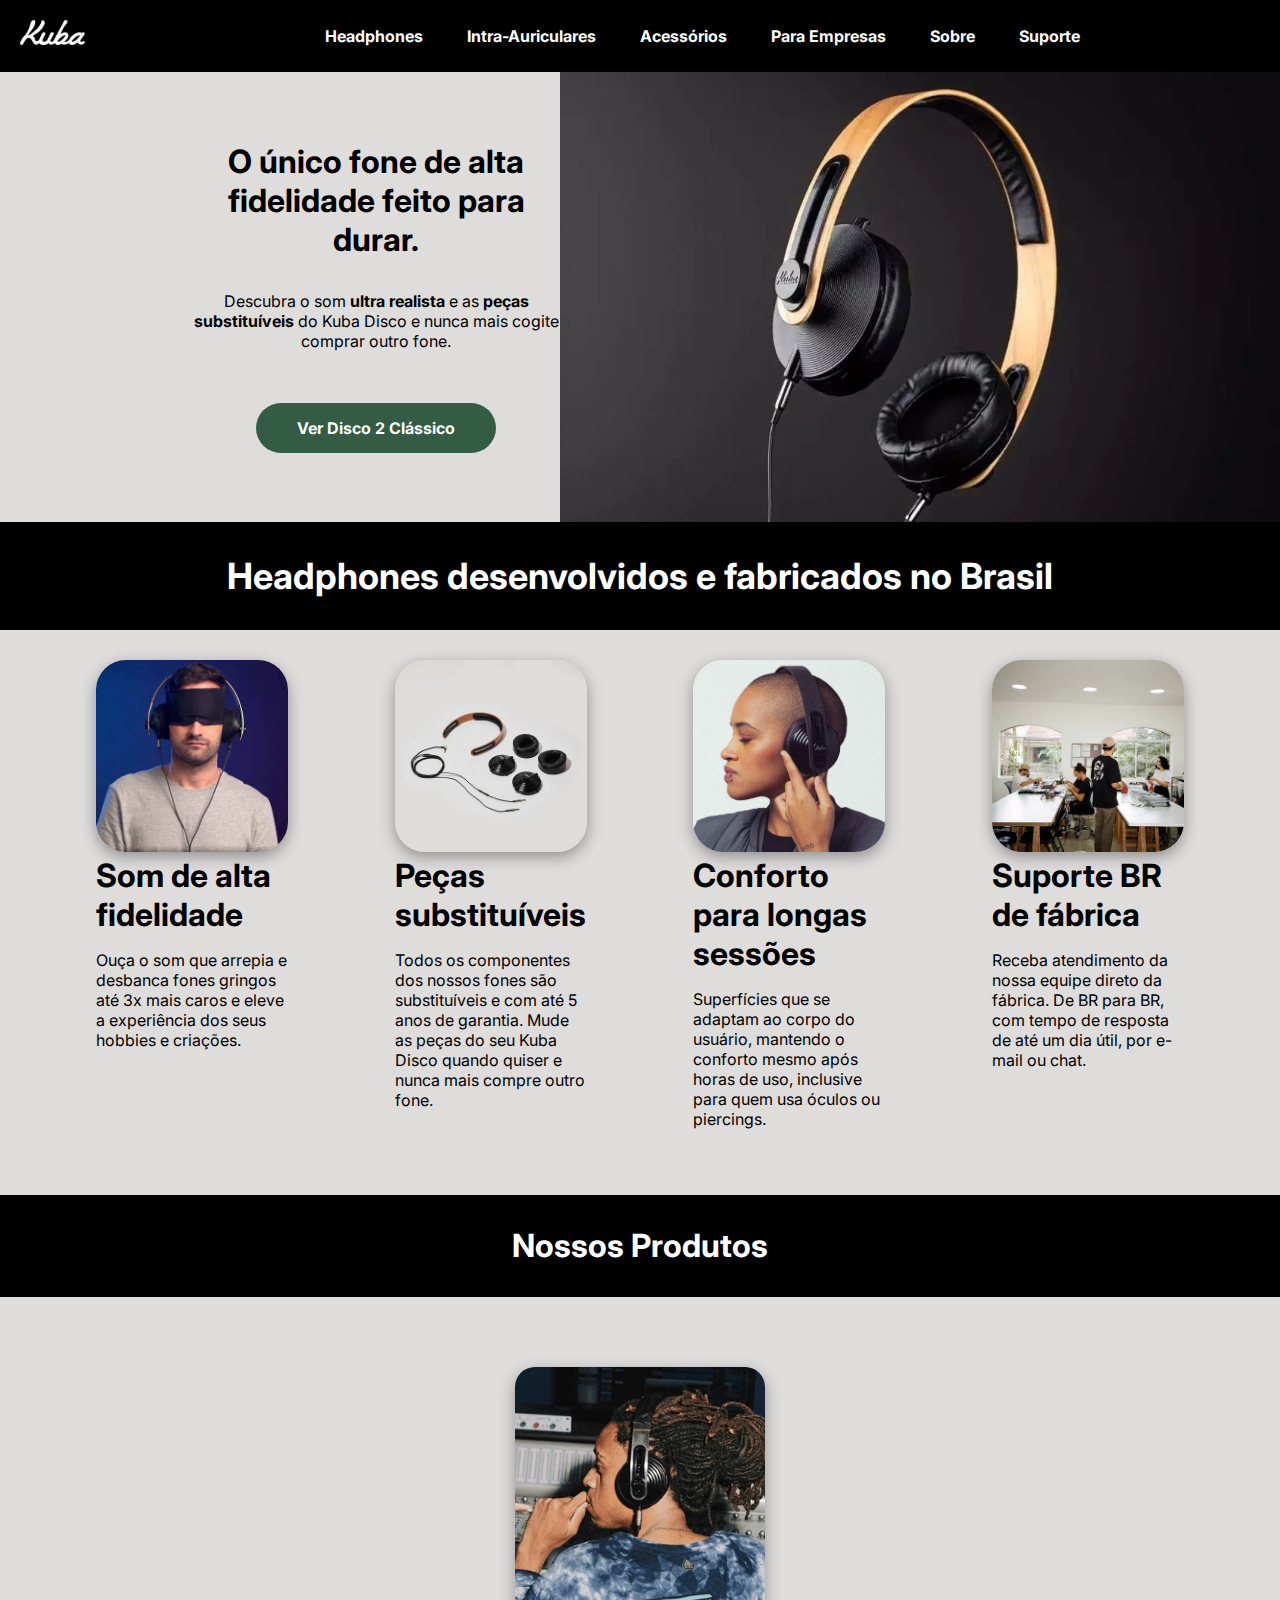
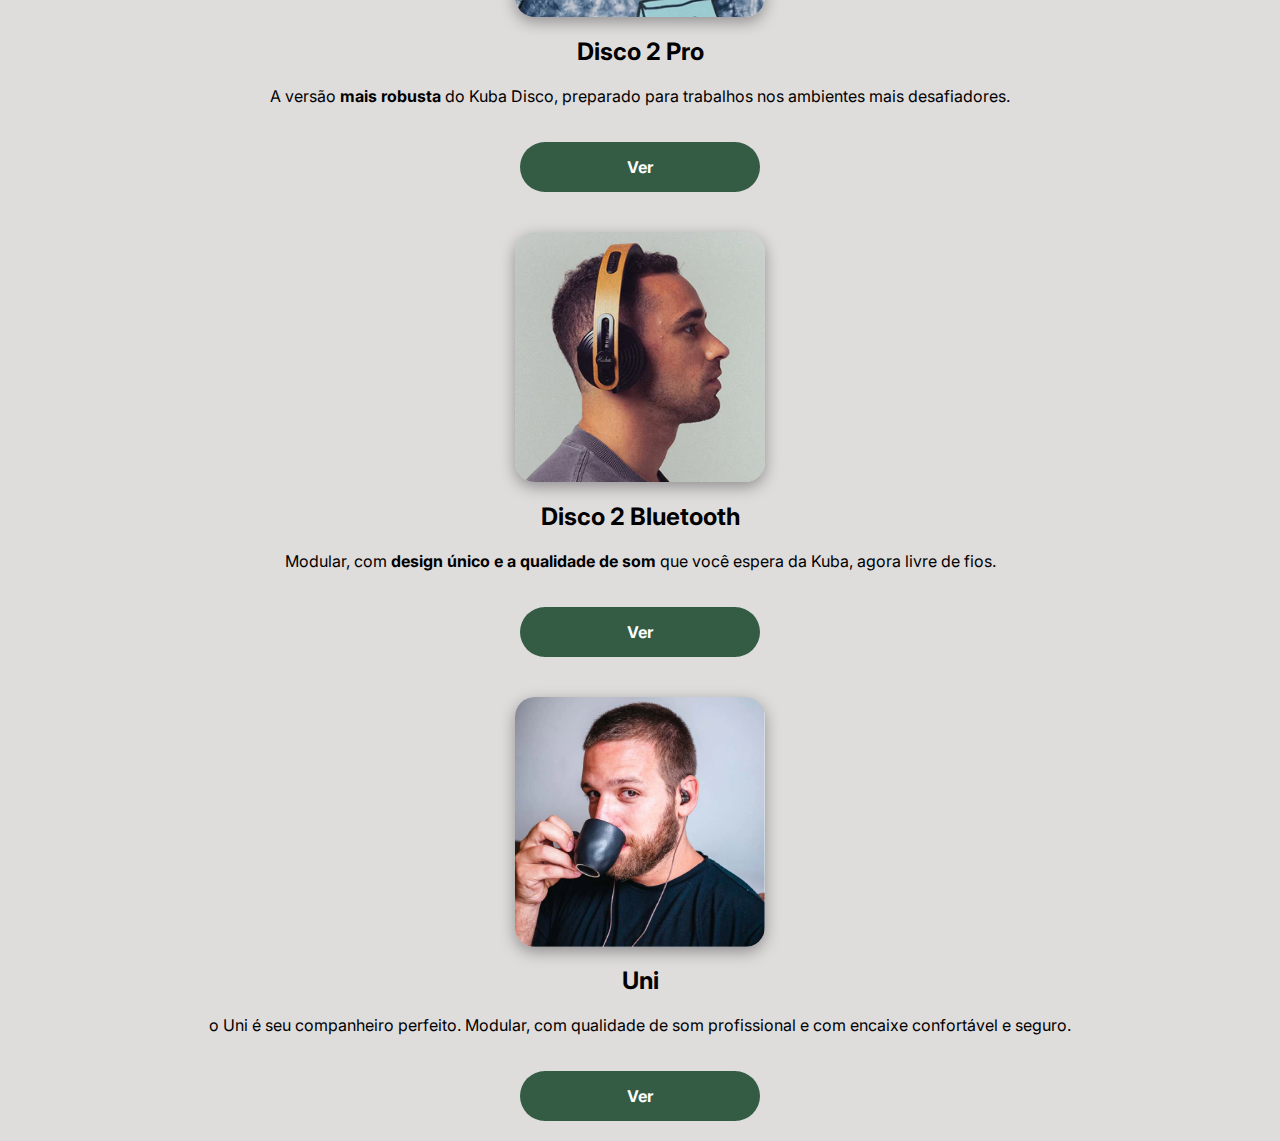
<file: index.html>
<!DOCTYPE html>
<html lang="pt-BR">
<head>
  <meta charset="UTF-8">
  <meta name="viewport" content="width=device-width, initial-scale=1.0">
  <title>Kuba Audio</title>
  <link rel="stylesheet" href="style.css">
  <link rel="preconnect" href="https://fonts.googleapis.com">
  <link rel="preconnect" href="https://fonts.gstatic.com" crossorigin>
  <link href="https://fonts.googleapis.com/css2?family=Inter:ital,opsz,wght@0,14..32,100..900;1,14..32,100..900&display=swap" rel="stylesheet">
  <link rel="shortcut icon" href="assets/Copy_of_kuba_preto_1_1.png" type="image/x-icon">
</head>
<body>
  <nav>
    <a href="index.html"><img src="assets/Copy_of_kuba_preto_1_1.png" alt="Logo da kuba" class="kuba"></a>
    <ul>
      <li>Headphones</li>
      <li>Intra-Auriculares</li>
      <li>Acessórios</li>
      <li>Para Empresas</li>
      <li>Sobre</li>
      <li>Suporte</li>
    </ul>
  </nav>
 <main>

  <div class="hero">

    <div class="herotext">
      <span>O único fone de alta fidelidade feito para durar.</span>
      <span class="desc">Descubra o som <strong>ultra realista</strong> e as <strong>peças substituíveis</strong> do Kuba Disco e nunca mais cogite comprar outro fone.</span>
      <button class="btn">Ver Disco 2 Clássico</button>
    </div>

    <img src="assets/1200x675-4.webp" class="banner">
    
  </div>

  <h1 class="brasil">Headphones desenvolvidos e fabricados no Brasil</h1>

  <div class="inf-master">
    <div class="inf">
      <img src="assets/home_conforto.webp" class="som">
      <span class="txt">Som de alta fidelidade</span>
      <p class="prosa">Ouça o som que arrepia e desbanca fones gringos até 3x mais caros e eleve a experiência dos seus hobbies e criações.</p>
    </div>
    <div class="inf">
      <img src="assets/1_1.webp" class="som">
      <span class="txt">Peças substituíveis</span>
      <p>Todos os componentes dos nossos fones são substituíveis e com até 5 anos de garantia. Mude as peças do seu Kuba Disco quando quiser e nunca mais compre outro fone.</p>
    </div>
    <div class="inf">
      <img src="assets/corrigida_fundo.jpg" class="som">
      <span class="txt">Conforto para longas sessões</span>
      <p>Superfícies que se adaptam ao corpo do usuário, mantendo o conforto mesmo após horas de uso, inclusive para quem usa óculos ou piercings.</p>
    </div>
    <div class="inf">
      <img src="assets/4_1.webp" class="som">
      <span class="txt">Suporte BR de fábrica</span>
      <p>Receba atendimento da nossa equipe direto da fábrica. De BR para BR, com tempo de resposta de até um dia útil, por e-mail ou chat.</p>
    </div>
  </div>

  <div class="produtos">
    <div class="prod">
      <h1 class="prodtxt">Nossos Produtos</h1>
    </div>
    
      <div class="col-1">
        <div class="img-wrap">
          <img src="assets/disco-pro-3.avif" class="img">
        </div>

        <div>
        <h2 class="disco2text"  >Disco 2 Pro</h2>
        <p class="disco2desc">A versão <strong>mais robusta</strong> do Kuba Disco, preparado para trabalhos nos ambientes mais desafiadores.</p>
        </div>

        <div class="btn-ver">
          <button class="buy">Ver</button>
        </div>

    </div>

    <div class="col-2">

      <div class="img-wrap">
        <img src="assets/DISCO_BT_HUMANIZADA.webp" class="img">
      </div>

      <div>
        <h2 class="discobttext">Disco 2 Bluetooth</h2>
        <p class="discobtdesc">Modular, com <strong>design único e a qualidade de som</strong> que você espera da Kuba, agora livre de fios.</p>
      </div>

      <div class="btn-ver">
        <button class="buy">Ver</button>
      </div>

    </div>
    
    <div class="col-3">

      <div class="img-wrap">
        <img src="assets/main_Prancheta1copia2_1.webp" class="img">
      </div>

      <div>
      <h2 class="unitext">Uni</h2>
      <p class="unidesc">o Uni é seu companheiro perfeito. Modular, com qualidade de som profissional e com encaixe confortável e seguro.</p>
      </div>

      <div class="btn-ver">
        <button class="buy">Ver</button>
      </div>

    </div>
  </div>
</main>
</body>
</html>
</file>
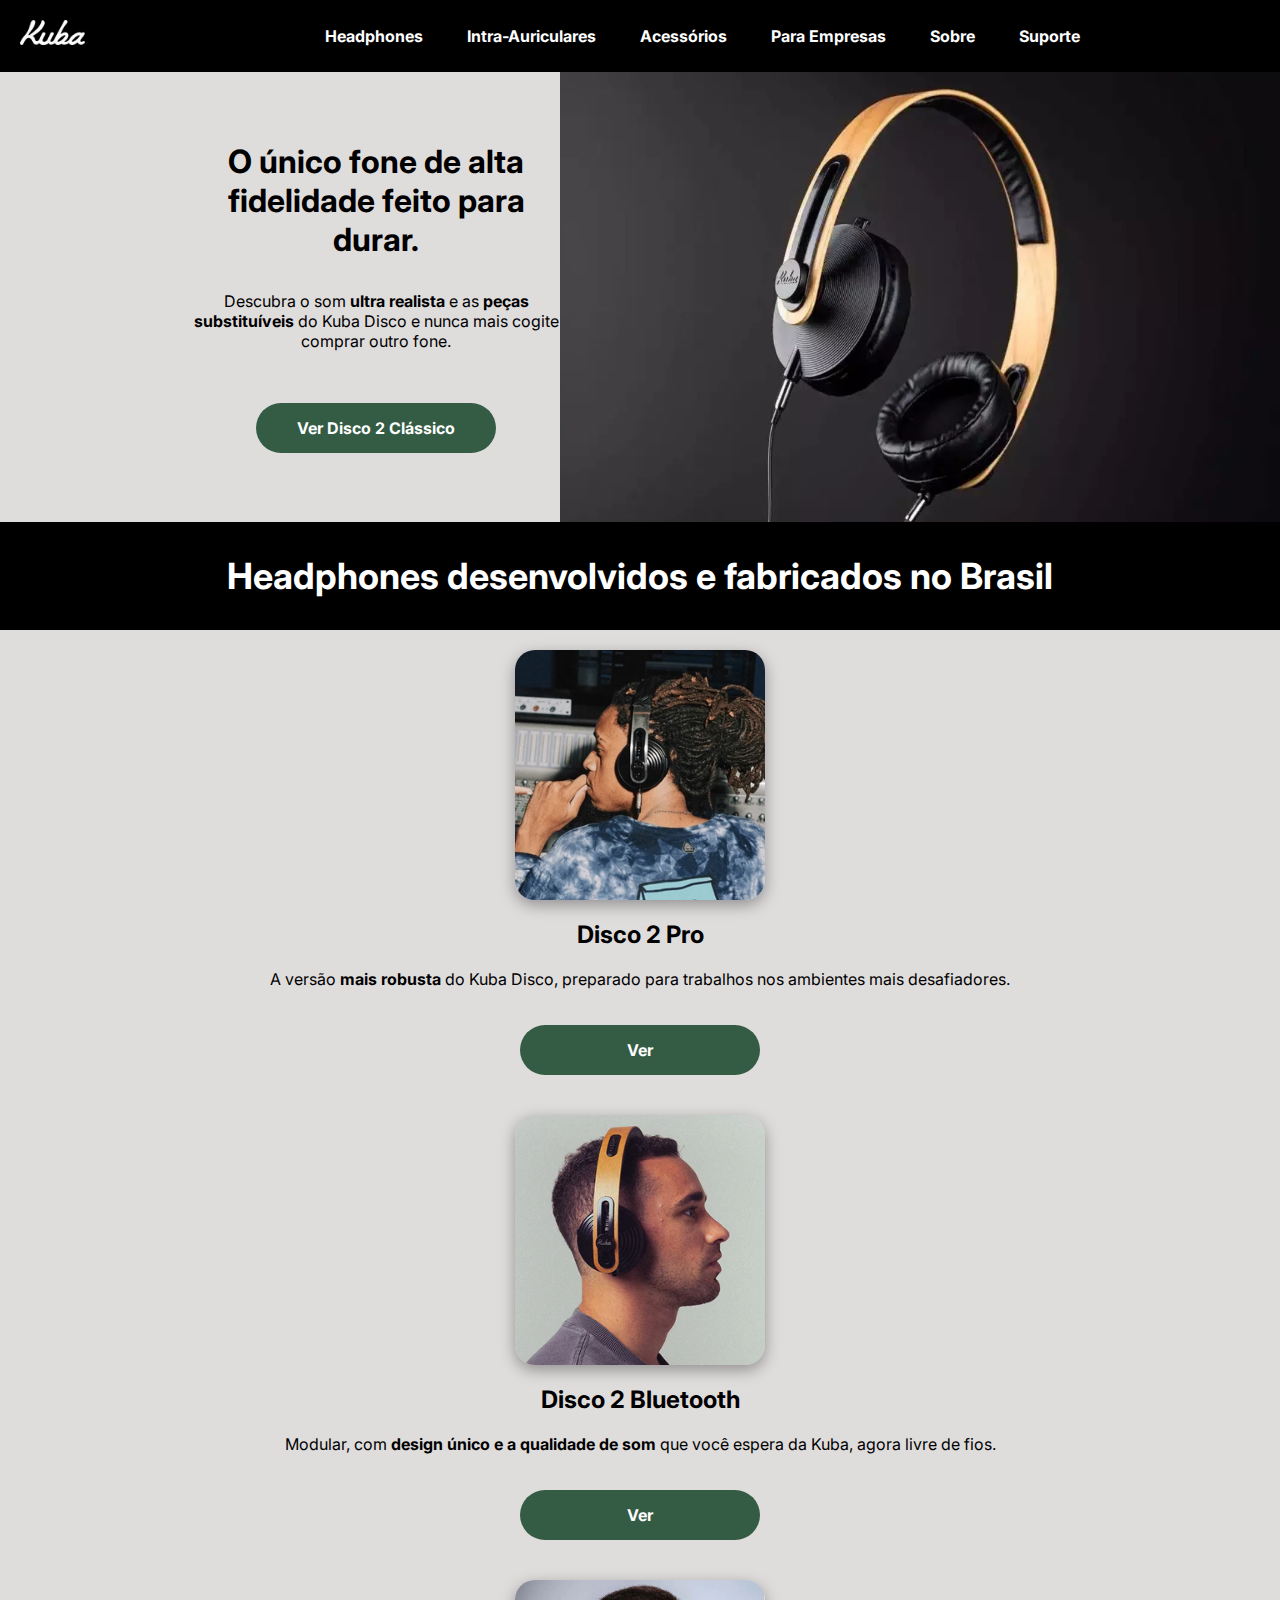
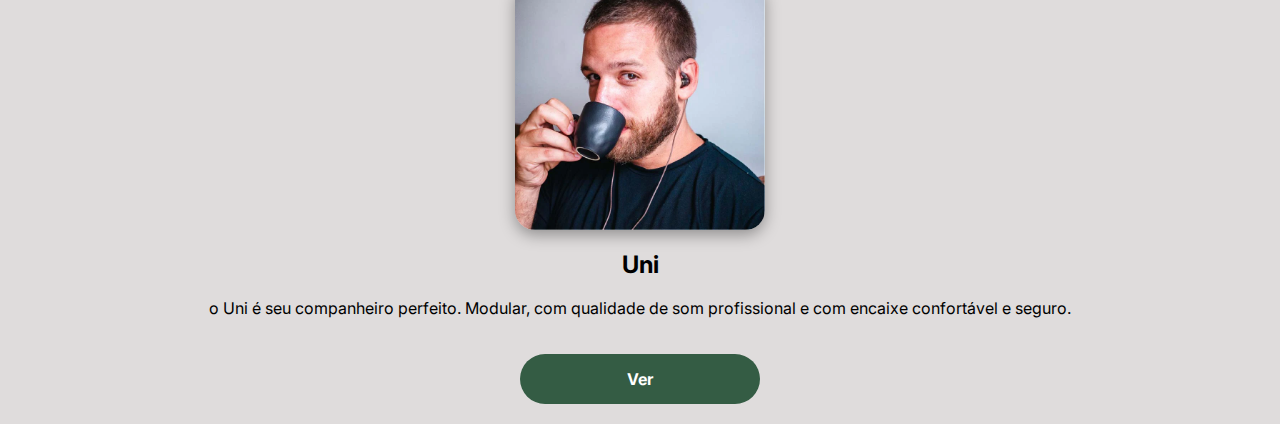
<file: landing.html>
<!DOCTYPE html>
<html lang="en">
<head>
  <meta charset="UTF-8">
  <meta name="viewport" content="width=device-width, initial-scale=1.0">
  <title>Kuba Audio</title>
  <link rel="stylesheet" href="style.css">
  <link rel="preconnect" href="https://fonts.googleapis.com">
  <link rel="preconnect" href="https://fonts.gstatic.com" crossorigin>
  <link href="https://fonts.googleapis.com/css2?family=Inter:ital,opsz,wght@0,14..32,100..900;1,14..32,100..900&display=swap" rel="stylesheet">
  <link rel="shortcut icon" href="assets/Copy_of_kuba_preto_1_1.png" type="image/x-icon">
</head>
<body>
  <nav>
    <a href="landing.html"><img src="assets/Copy_of_kuba_preto_1_1.png" alt="Logo da kuba" class="kuba"></a>
    <ul>
      <li>Headphones</li>
      <li>Intra-Auriculares</li>
      <li>Acessórios</li>
      <li>Para Empresas</li>
      <li>Sobre</li>
      <li>Suporte</li>
    </ul>
  </nav>
 <main>

  <div class="hero">

    <div class="herotext">
      <span>O único fone de alta fidelidade feito para durar.</span>
      <span class="desc">Descubra o som <strong>ultra realista</strong> e as <strong>peças substituíveis</strong> do Kuba Disco e nunca mais cogite comprar outro fone.</span>
      <button class="btn">Ver Disco 2 Clássico</button>

    </div>

    <img src="assets/1200x675-4.webp" class="banner">
    
  </div>

  <h1 class="brasil">Headphones desenvolvidos e fabricados no Brasil</h1>

  <div class="produtos">

      <div class="col-1">
        <div class="img-wrap">
          <img src="assets/disco-pro-3.avif" class="img">
        </div>

        <div>
        <h2 class="disco2text"  >Disco 2 Pro</h2>
        <p class="disco2desc">A versão <strong>mais robusta</strong> do Kuba Disco, preparado para trabalhos nos ambientes mais desafiadores.</p>
        </div>

        <div class="btn-ver">
          <button class="buy">Ver</button>
        </div>

    </div>

    <div class="col-2">

      <div class="img-wrap">
        <img src="assets/DISCO_BT_HUMANIZADA.webp" class="img">
      </div>

      <div>
        <h2 class="discobttext">Disco 2 Bluetooth</h2>
        <p class="discobtdesc">Modular, com <strong>design único e a qualidade de som</strong> que você espera da Kuba, agora livre de fios.</p>
      </div>

      <div class="btn-ver">
        <button class="buy">Ver</button>
      </div>

    </div>
    
    <div class="col-3">

      <div class="img-wrap">
        <img src="assets/main_Prancheta1copia2_1.webp" class="img">
      </div>

      <div>
      <h2 class="unitext">Uni</h2>
      <p class="unidesc">o Uni é seu companheiro perfeito. Modular, com qualidade de som profissional e com encaixe confortável e seguro.</p>
      </div>

      <div class="btn-ver">
        <button class="buy">Ver</button>
      </div>

    </div>
  </div>
</main>
</body>
</html>
</file>
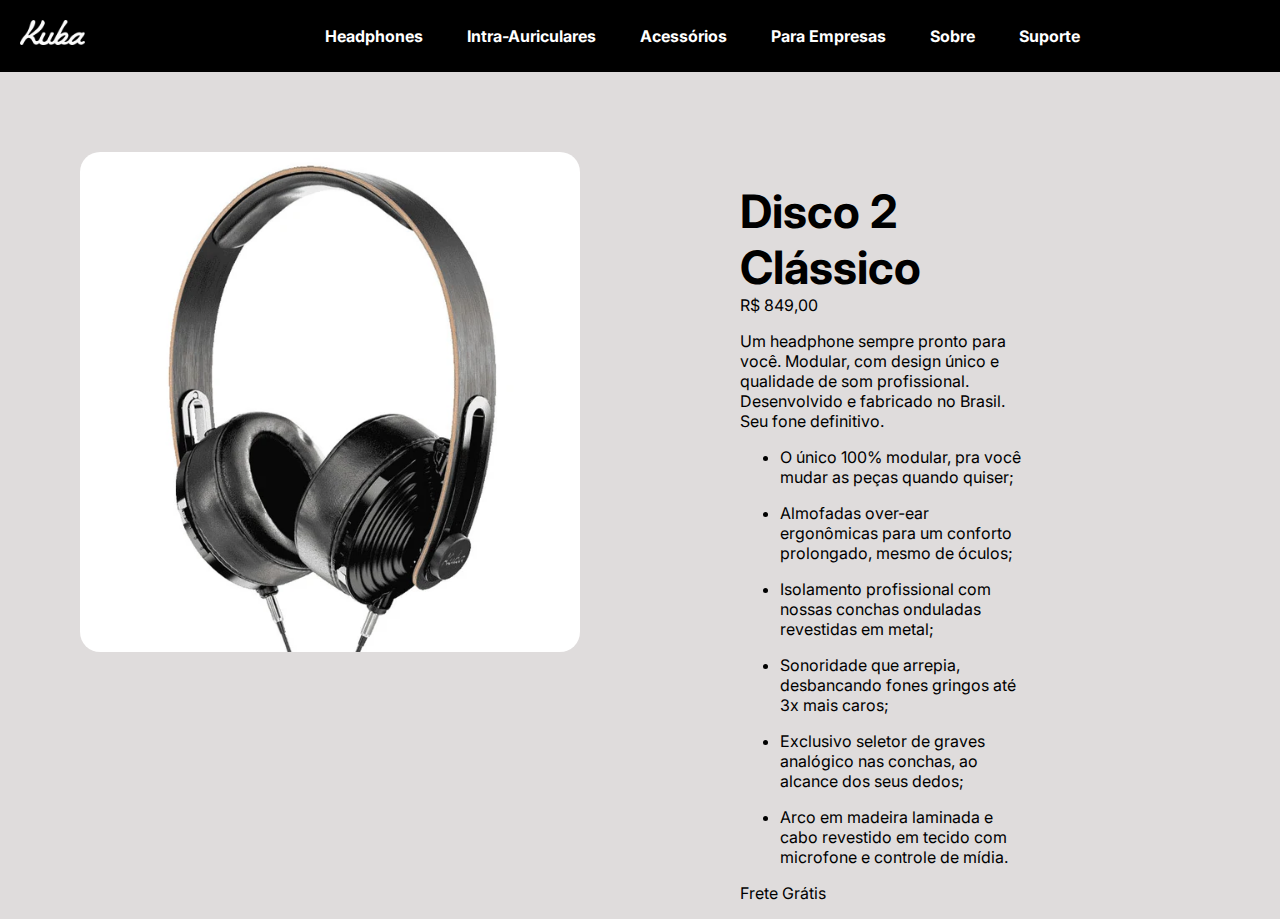
<file: loja.html>
<!DOCTYPE html>
<html lang="pt-br">
<head>
  <meta charset="UTF-8">
  <meta name="viewport" content="width=device-width, initial-scale=1.0">
  <title>Kuba Audio</title>
  <link rel="stylesheet" href="loja.css">
  <link rel="preconnect" href="https://fonts.googleapis.com">
  <link rel="preconnect" href="https://fonts.gstatic.com" crossorigin>
  <link href="https://fonts.googleapis.com/css2?family=Inter:ital,opsz,wght@0,14..32,100..900;1,14..32,100..900&display=swap" rel="stylesheet">
  <link rel="shortcut icon" href="assets/Copy_of_kuba_preto_1_1.png" type="image/x-icon">
</head>
<body>
  <nav>
    <a href="landing.html"><img src="assets/Copy_of_kuba_preto_1_1.png" alt="Logo da kuba" class="kuba"></a>
    <ul>
      <li>Headphones</li>
      <li>Intra-Auriculares</li>
      <li>Acessórios</li>
      <li>Para Empresas</li>
      <li>Sobre</li>
      <li>Suporte</li>
    </ul>
  </nav>
  <main>
    <div class="mainDiv">
      <div>
        <img src="assets/kuba classico.webp" class="mainImg">
      </div>
      <div class="mainTxt">
        <h1 class="nome">Disco 2 Clássico</h1>
        <p class="preco">R$ 849,00</p>
        <p>Um headphone sempre pronto para você. Modular, com design único e qualidade de som profissional. Desenvolvido e fabricado no Brasil. Seu fone definitivo.</p>
        <ul class="descricaoproduto">
          <li>O único 100% modular, pra você mudar as peças quando quiser;</li>
          <li>Almofadas over-ear ergonômicas para um conforto prolongado, mesmo de óculos;</li>
          <li>Isolamento profissional com nossas conchas onduladas revestidas em metal;</li>
          <li>Sonoridade que arrepia, desbancando fones gringos até 3x mais caros;</li>
          <li>Exclusivo seletor de graves analógico nas conchas, ao alcance dos seus dedos;</li>
          <li>Arco em madeira laminada e cabo revestido em tecido com microfone e controle de mídia.</li>
        </ul>
        <div class="frete">
          <p>Frete Grátis</p>
        </div>
      </div>
 
    </div>

  </main>
</body>
</html>
</file>
<file: style.css>
body{
  font-family: 'Inter';
  background-color: rgb(223, 220, 220);
  margin: 0%;
}

nav {
  background-color: black;
  width: 100%;
  display: flex;
  align-items: stretch;
  justify-content: space-between;
  padding: 10px 0;
}

.kuba{
  width: 65px;
  height: 25px;
  margin-top: 10px;
  margin-left: 20px;
}

nav ul {
  color:white;
  list-style: None;
  width: 100%;
  text-align: center;
}

nav ul li{
  display: inline-block;
  font-weight: bold;
  margin-left: 20px;
  margin-right: 20px;
  padding-left: 0px;
}

.hero{
  display: flex;
  justify-content: center;
  align-items: center;
}

.banner{
  margin: 0px;
  height: 450px;
  width: 720px;
  display: block;
  margin-left: auto;
}

.herotext{
  align-items: center;
  justify-content: center;
  font-weight: 700;
  max-width: 400px;
  height: 450px;
  margin-left: 15%;
  display: flex;
  flex-direction: column;
  text-align: center;
  font-size: 32px;
}

.desc {
  margin-top: 2rem;
  margin-bottom: 2rem;
  font-weight: lighter;
  font-size: 16px;
}

.btn {
  display: flex;
  font-family: 'Inter';
  font-weight: bold;
  font-size: 16px;
  justify-content: center;
  align-items: center;
  align-self: center;
  margin-top: 20px;
  width: 240px;
  height: 50px;
  border-radius: 30px;
  border: 0px;
  background-color: #345c44;
  color: white;
  cursor: pointer;
}

.brasil {
  margin: 0px;
  display: flex;
  padding-top: 2rem;
  padding-bottom: 2rem;
  justify-content: center;
  align-items: center;
  text-align: center;
  font-weight: bold ;
  font-size: 36px;
  background-color: black;
  color: white;
}

.inf-master{
  width: 100%;
  margin-bottom: 50px;
  display: flex;
  flex-direction: row;
  justify-content: space-evenly;
}

.inf{
  width: 15%;
  margin: 0 10px 0 10px;
}

.som{
  box-shadow: rgba(0, 0, 0, 0.35) 0px 5px 15px;
  max-width: 100%;
  margin-top: 30px;
  border-radius: 30px;
}

.txt{
  font-size: 32px;
  font-weight: 700;
}

.prosa{
  text-align: left;
}

.prod{
  padding: 10px;
  margin-bottom: 50px;
  background-color: black;
  color: white;
}

.prodtxt{
  text-align: center;
}

.col-1, .col-2, .col-3 {
  padding: 20px;
}

.img-wrap {
  display: flex;
  justify-content: center;
  align-items: center;
}

.img {
  max-width: 250px;
  height: 250px;
  border-radius: 20px;
  box-shadow: rgba(0, 0, 0, 0.35) 0px 5px 15px;
}

.disco2text, .discobttext, .unitext{
  text-align: center;
  white-space: nowrap;
}

.disco2desc, .discobtdesc, .unidesc{
  text-align: center;;
}

.buy {
  font-family: 'Inter';
  font-weight: bold;
  font-size: 16px;
  margin-top: 20px;
  width: 240px;
  height: 50px;
  border-radius: 30px;
  border: 0px;
  background-color: #345c44;
  color: white;
  cursor: pointer;
}

.btn-ver {
  display: flex;
  justify-content: center;
  align-items: center;
}
</file>
<file: loja.css>
body{
  font-family: 'Inter';
  background-color: rgb(223, 220, 220);
  height: 100%;
  width: 100%;
  margin: 0;
}

.kuba{
  width: 65px;
  height: 25px;
  margin-top: 10px;
  margin-left: 20px;
}

nav {
  background-color: black;
  width: 100%;
  display: flex;
  align-items: stretch;
  justify-content: space-between;
  padding: 10px 0;
}

nav ul {
  color:white;
  list-style: None;
  width: 100%;
  text-align: center;
}

nav ul li{
  display: inline-block;
  font-weight: bold;
  margin-left: 20px;
  margin-right: 20px;
  padding-left: 0px;
}

.mainDiv{
  width: 80%;
  display: flex;
  flex-direction: row;
}

.mainImg {
  margin-left: 5rem;
  margin-top: 5rem;
  width: 500px;
  height: 500px;
  border-radius: 20px;
}

.mainTxt {
  margin-left: 10rem;
  margin-top: 5rem;
}

.nome {
  font-size: 46px;
  margin-bottom: 0;
}

.preco {
  font-size: 16px;
  margin-top: 0;
}

.descricaoproduto li{
  margin-bottom: 1rem;
}
</file>
